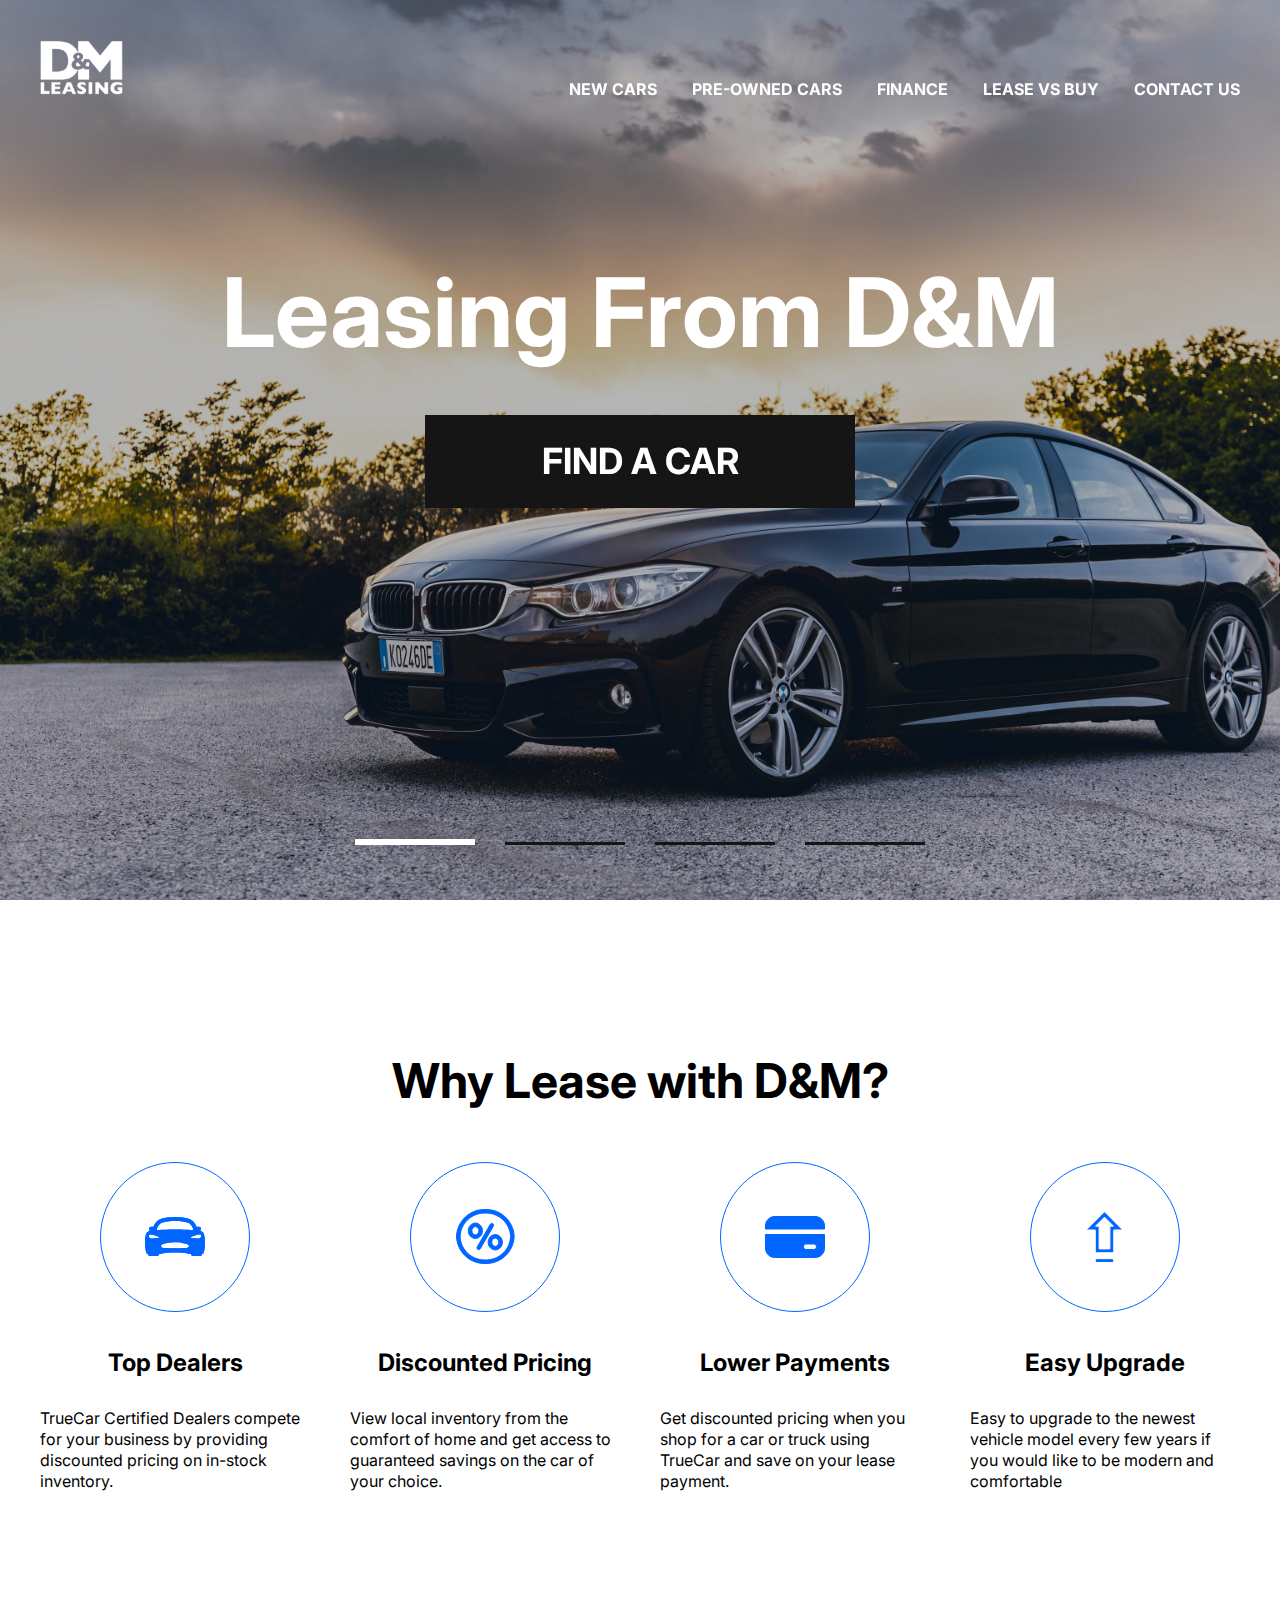
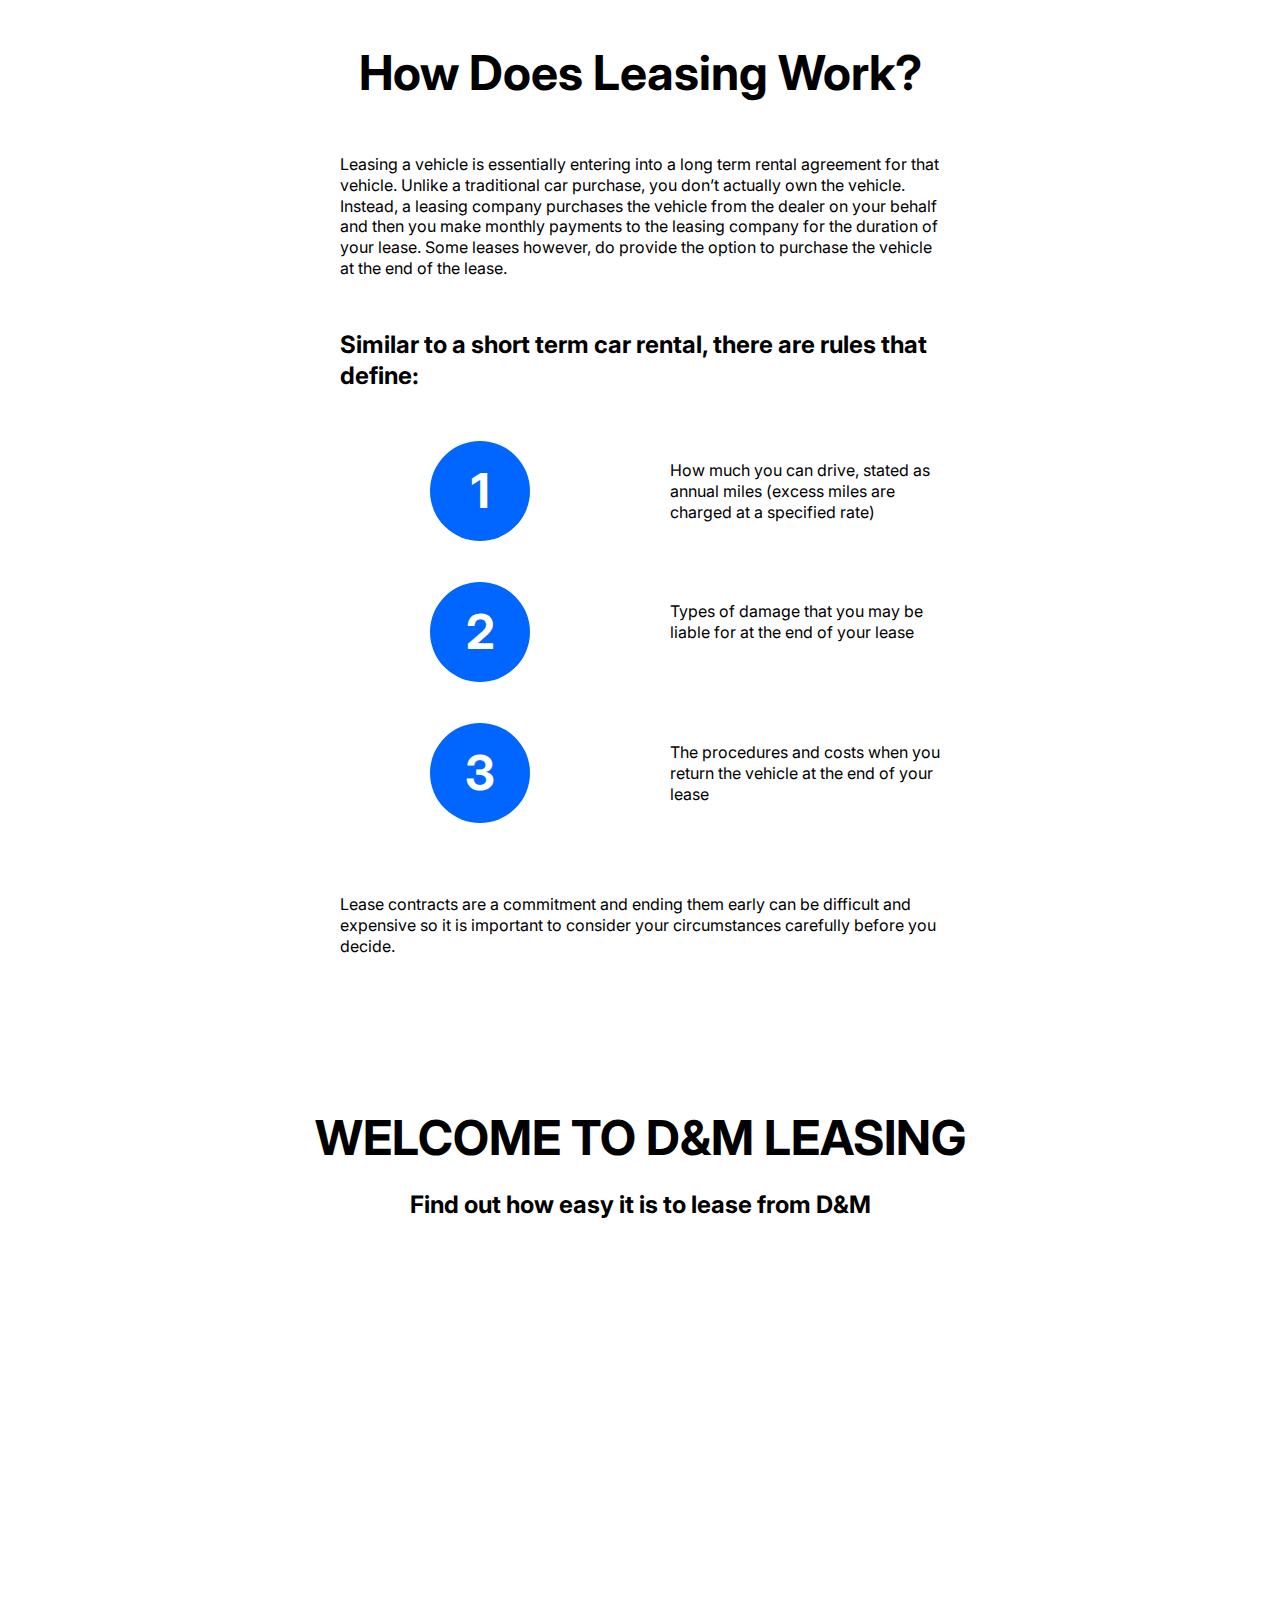
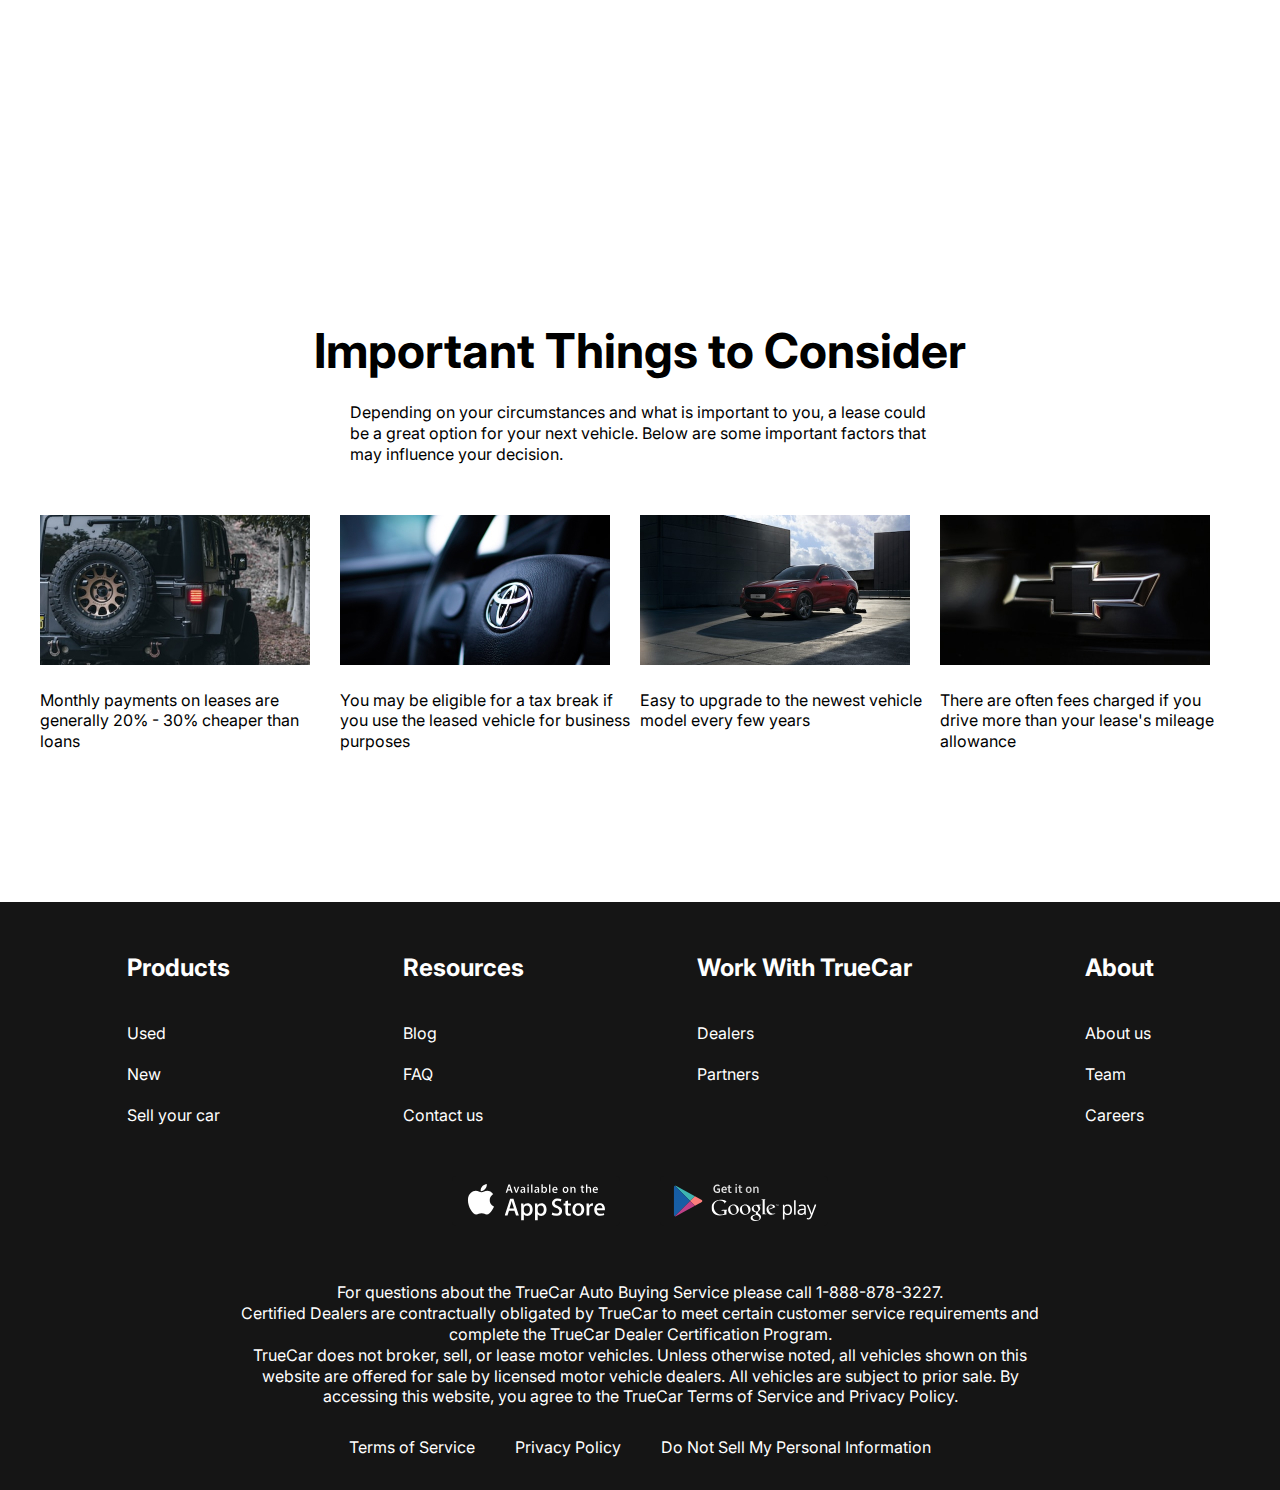
<file: index.html>
<!DOCTYPE html>
<html lang="en">

<head>
    <meta charset="UTF-8">
    <meta http-equiv="X-UA-Compatible" content="IE=edge">
    <meta name="viewport" content="width=device-width, initial-scale=1.0">
    <title>Document</title>
    <link rel="preconnect" href="https://fonts.googleapis.com">
    <link rel="preconnect" href="https://fonts.gstatic.com" crossorigin>
    <link href="https://fonts.googleapis.com/css2?family=Inter:wght@400;700&display=swap" rel="stylesheet">
    <link rel="stylesheet" href="https://cdn.jsdelivr.net/npm/swiper@9/swiper-bundle.min.css" />
    <link rel="stylesheet" href="css/style.css">
</head>

<body>

    <div class="wrapper">
        <header class="header header-main">
            <div class="container">
                <div class="header__inner">
                    <a class="logo" href="index.html">
                        <img class="logo__img" src="images/logo.svg" alt="">
                    </a>
                    <nav class="menu">
                        <button class="menu__btn">
                            <span></span>
                            <span></span>
                            <span></span>
                        </button>
                        <ul class="menu__list">
                            <li class="menu__list-item">
                                <a class="menu__list-link" href="new-cars.html">NEW CARS</a>
                            </li>
                            <li class="menu__list-item">
                                <a class="menu__list-link" href="#">PRE-OWNED CARS</a>
                            </li>
                            <li class="menu__list-item">
                                <a class="menu__list-link" href="#">FINANCE</a>
                            </li>
                            <li class="menu__list-item">
                                <a class="menu__list-link" href="#">LEASE VS BUY</a>
                            </li>
                            <li class="menu__list-item">
                                <a class="menu__list-link" href="contacts.html">CONTACT US</a>
                            </li>
                        </ul>
                    </nav>
                </div>
            </div>

        </header>

        <main class="main">
            <section class="top">
                <div class="container">
                    <h1 class="title">
                        Leasing From D&M
                    </h1>
                    <a class="top__link" href="#">
                        FIND A CAR
                    </a>
                </div>
            </section>
            <div class="slider">
                <div class="swiper">
                    <div class="swiper-wrapper">
                        <div class="swiper-slide" style="background-image: url(images/slide-1.jpg);"></div>
                        <div class="swiper-slide" style="background-image: url(images/slide-2.jpg);"></div>
                        <div class="swiper-slide" style="background-image: url(images/slide-1.jpg);"></div>
                        <div class="swiper-slide" style="background-image: url(images/slide-2.jpg);"></div>
                    </div>
                    <div class="swiper-pagination"></div>
                </div>
            </div>
            <section class="why-lease">
                <div class="container">
                    <h2 class="section-title">
                        Why Lease with D&M?
                    </h2>
                    <ul class="why-lease__list">
                        <li class="why-lease__item">
                            <img class="why-lease__item-img" src="images/why-lease-1.svg" alt="">
                            <h3 class="why-lease__item-title">
                                Top Dealers
                            </h3>
                            <p class="why-lease__item-text">
                                TrueCar Certified Dealers compete for your business by providing discounted pricing on
                                in-stock inventory.
                            </p>
                        </li>
                        <li class="why-lease__item">
                            <img class="why-lease__item-img" src="images/why-lease-2.svg" alt="">
                            <h3 class="why-lease__item-title">
                                Discounted Pricing
                            </h3>
                            <p class="why-lease__item-text">
                                View local inventory from the comfort of home and get access to guaranteed savings on
                                the car of your choice.
                            </p>
                        </li>
                        <li class="why-lease__item">
                            <img class="why-lease__item-img" src="images/why-lease-3.svg" alt="">
                            <h3 class="why-lease__item-title">
                                Lower Payments
                            </h3>
                            <p class="why-lease__item-text">
                                Get discounted pricing when you shop for a car or truck using TrueCar and save on your
                                lease payment.
                            </p>
                        </li>
                        <li class="why-lease__item">
                            <img class="why-lease__item-img" src="images/why-lease-4.svg" alt="">
                            <h3 class="why-lease__item-title">
                                Easy Upgrade
                            </h3>
                            <p class="why-lease__item-text">
                                Easy to upgrade to the newest vehicle model every few years if you would like to be
                                modern and comfortable
                            </p>
                        </li>
                    </ul>
                </div>
            </section>
            <section class="how-does">
                <div class="container">
                    <div class="how-does__inner">
                        <h2 class="section-title">
                            How Does Leasing Work?
                        </h2>
                        <p class="how-does__text">
                            Leasing a vehicle is essentially entering into a long term rental agreement for that vehicle. Unlike a traditional car purchase, you don’t actually own the vehicle. Instead, a leasing company purchases the vehicle from the dealer on your behalf and then you make monthly payments to the leasing company for the duration of your lease. Some leases however, do provide the option to purchase the vehicle at the end of the lease.
                        </p>
                        <h4 class="how__does-title">
                            Similar to a short term car rental, there are rules that define:
                        </h4>
                        <ol class="how-does-list">
                            <li class="how__does-item">
                                How much you can drive, stated as annual miles (excess miles are charged at a specified rate)
                            </li>
                            <li class="how__does-item">
                                Types of damage that you may be liable for at the end of your lease
                            </li>
                            <li class="how__does-item">
                                The procedures and costs when you return the vehicle at the end of your lease
                            </li>
                        </ol>
                        <p class="how-does__text">
                            Lease contracts are a commitment and ending them early can be difficult and expensive so it is important to consider your circumstances carefully before you decide. 
                        </p>
                    </div>
                </div>
            </section>
            <section class="video">
                <div class="container">
                    <h2 class="section-title video__titel">
                        WELCOME TO D&M LEASING
                    </h2>
                    <p class="video__text">
                        Find out how easy it is to lease from D&M
                    </p>
                    <iframe class="video__content" width="1000" height="500" src="https://www.youtube.com/embed/3GaDpNljrg8?controls=0" title="YouTube video player" frameborder="0" allow="accelerometer; autoplay; clipboard-write; encrypted-media; gyroscope; picture-in-picture; web-share" allowfullscreen></iframe>
                </div>
            </section>
            <section class="important">
                <div class="container">
                    <h2 class="section-title important__title">
                        Important Things to Consider
                    </h2>
                    <p class="important__text">
                        Depending on your circumstances and what is important to you, a lease could be a great option for your next vehicle. Below are some important factors that may influence your decision.
                    </p>
                    <ul class="important__list">
                        <li class="important__item">
                            <img class="important__item-img" src="images/imp-1.jpg" alt="">
                            <p class="important__item-text">
                                Monthly payments on leases are generally 20% - 30% cheaper than loans
                            </p>
                        </li>
                        <li class="important__item">
                            <img class="important__item-img" src="images/imp-2.jpg" alt="">
                            <p class="important__item-text">
                                You may be eligible for a tax break if you use the leased vehicle for business purposes
                            </p>
                        </li>
                        <li class="important__item">
                            <img class="important__item-img" src="images/imp-3.jpg" alt="">
                            <p class="important__item-text">
                                Easy to upgrade to the newest vehicle model every few years
                            </p>
                        </li>
                        <li class="important__item">
                            <img class="important__item-img" src="images/imp-4.jpg" alt="">
                            <p class="important__item-text">
                                There are often fees charged if you drive more than your lease's mileage allowance
                            </p>
                        </li>
                    </ul>
                </div>
            </section>
        </main>

        <footer class="footer">
            <div class="container">
                <nav class="footer__menu">
                    <ul class="footer__menu-list">
                        <li class="footer__menu-item">
                            <p class="footer__menu-title">Products</p>
                        </li>
                        <li class="footer__menu-item">
                            <a class="footer__menu-link" href="#">Used</a>
                        </li>
                        <li class="footer__menu-item">
                            <a class="footer__menu-link" href="#">New</a>
                        </li>
                        <li class="footer__menu-item">
                            <a class="footer__menu-link" href="#">Sell your car</a>
                        </li>
                    </ul>
                    <ul class="footer__menu-list">
                        <li class="footer__menu-item">
                            <p class="footer__menu-title">Resources</p>
                        </li>
                        <li class="footer__menu-item">
                            <a class="footer__menu-link" href="#">Blog</a>
                        </li>
                        <li class="footer__menu-item">
                            <a class="footer__menu-link" href="#">FAQ</a>
                        </li>
                        <li class="footer__menu-item">
                            <a class="footer__menu-link" href="#">Contact us</a>
                        </li>
                    </ul>
                    <ul class="footer__menu-list">
                        <li class="footer__menu-item">
                            <p class="footer__menu-title">Work With TrueCar</p>
                        </li>
                        <li class="footer__menu-item">
                            <a class="footer__menu-link" href="#">Dealers</a>
                        </li>
                        <li class="footer__menu-item">
                            <a class="footer__menu-link" href="#">Partners</a>
                        </li>
                    </ul>
                    <ul class="footer__menu-list">
                        <li class="footer__menu-item">
                            <p class="footer__menu-title">About</p>
                        </li>
                        <li class="footer__menu-item">
                            <a class="footer__menu-link" href="#">About us</a>
                        </li>
                        <li class="footer__menu-item">
                            <a class="footer__menu-link" href="#">Team</a>
                        </li>
                        <li class="footer__menu-item">
                            <a class="footer__menu-link" href="#">Careers</a>
                        </li>
                    </ul>
                </nav>
                <ul class="app">
                    <li class="app__item">
                        <a class="app__item-link" href="#">
                            <img class="app__item-mmg" src="images/appstore.svg" alt="">
                        </a>
                    </li>
                    <li class="app__item">
                        <a class="app__item-link" href="#">
                            <img class="app__item-mmg" src="images/googleplay.svg" alt="">
                        </a>
                    </li>
                </ul>
                <div class="footer__copy">
                    <p class="footer__copy-text">
                        For questions about the TrueCar Auto Buying Service please call 1-888-878-3227.
                    </p>
                    <p class="footer__copy-text">
                        Certified Dealers are contractually obligated by TrueCar to meet certain customer service
                        requirements and complete the TrueCar Dealer Certification Program.
                    </p>
                    <p class="footer__copy-text">
                        TrueCar does not broker, sell, or lease motor vehicles. Unless otherwise noted, all vehicles
                        shown on this website are offered for sale by licensed motor vehicle dealers. All vehicles are
                        subject to prior sale. By accessing this website, you agree to the TrueCar Terms of Service and
                        Privacy Policy.
                    </p>
                </div>
                <nav class="copy__nav">
                    <ul class="copy__nav-list">
                        <li class="copy__nav-item">
                            <a class="copy__nav-link" href="#">Terms of Service</a>
                        </li>
                        <li class="copy__nav-item">
                            <a class="copy__nav-link" href="#">Privacy Policy</a>
                        </li>
                        <li class="copy__nav-item">
                            <a class="copy__nav-link" href="#">Do Not Sell My Personal Information</a>
                        </li>
                    </ul>
                </nav>
            </div>
        </footer>
    </div>

    <script src="https://cdn.jsdelivr.net/npm/swiper@9/swiper-bundle.min.js"></script>
    <script src="js/main.js"></script>

</body>

</html>
</file>
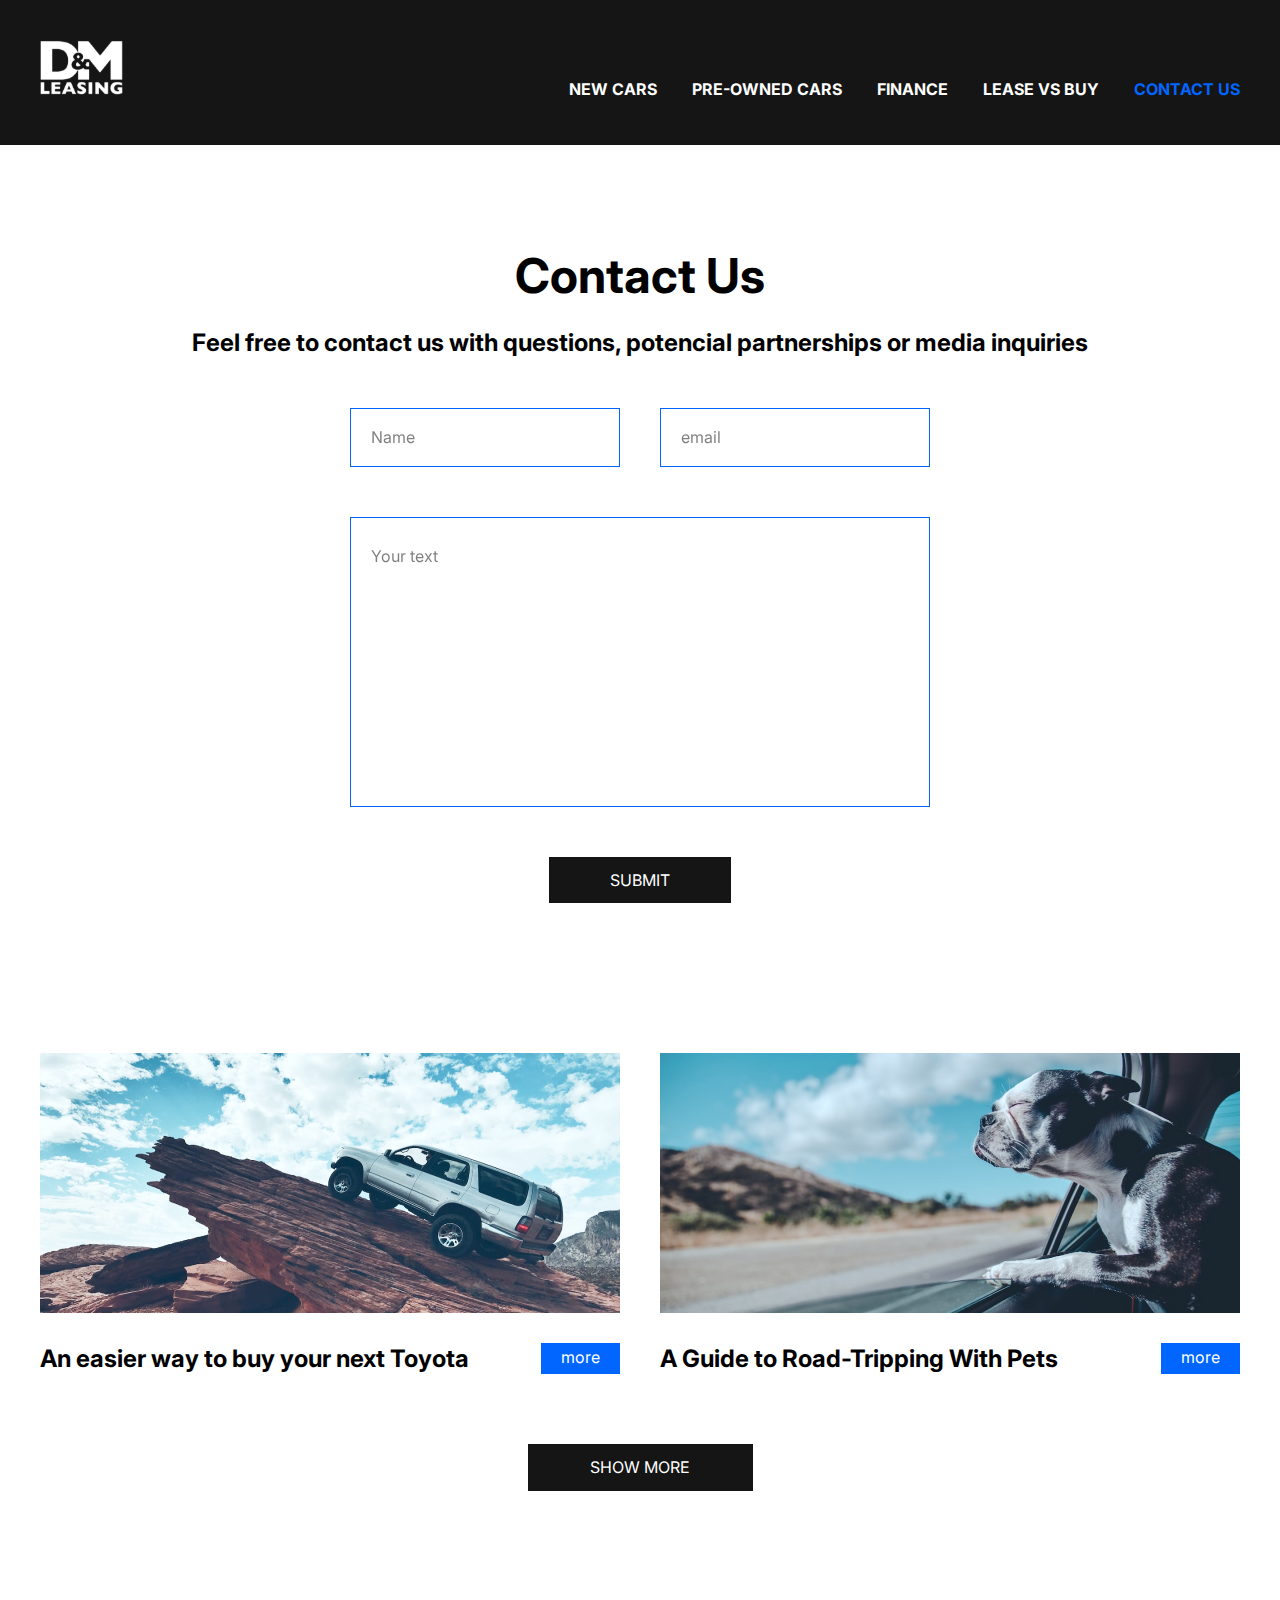
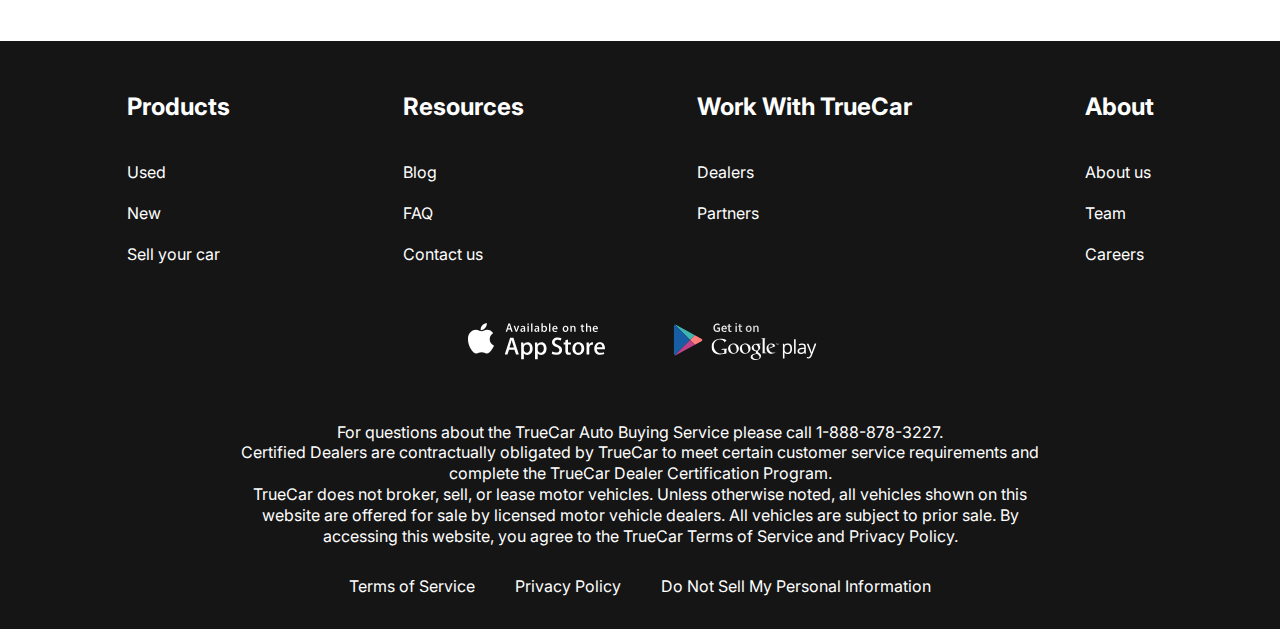
<file: contacts.html>
<!DOCTYPE html>
<html lang="en">
<head>
    <meta charset="UTF-8">
    <meta http-equiv="X-UA-Compatible" content="IE=edge">
    <meta name="viewport" content="width=device-width, initial-scale=1.0">
    <title>Document</title>
    <link rel="preconnect" href="https://fonts.googleapis.com">
    <link rel="preconnect" href="https://fonts.gstatic.com" crossorigin>
    <link href="https://fonts.googleapis.com/css2?family=Inter:wght@400;700&display=swap" rel="stylesheet">
    <link rel="stylesheet" href="css/style.css">
</head>
<body>
    
    <div class="wrapper">
        <header class="header">
            <div class="container">
                <div class="header__inner">
                    <a class="logo" href="index.html">
                        <img class="logo__img" src="images/logo.svg" alt="">
                    </a>
                    <nav class="menu">
                        <button class="menu__btn">
                            <span></span>
                            <span></span>
                            <span></span>
                        </button>
                        <ul class="menu__list">
                            <li class="menu__list-item">
                                <a class="menu__list-link" href="new-cars.html">NEW CARS</a>
                            </li>
                            <li class="menu__list-item">
                                <a class="menu__list-link" href="#">PRE-OWNED CARS</a>
                            </li>
                            <li class="menu__list-item">
                                <a class="menu__list-link" href="#">FINANCE</a>
                            </li>
                            <li class="menu__list-item">
                                <a class="menu__list-link" href="#">LEASE VS BUY</a>
                            </li>
                            <li class="menu__list-item">
                                <a class="menu__list-link menu__list-link--active" href="contacts.html">CONTACT US</a>
                            </li>
                        </ul>
                    </nav>
                </div>
            </div>

        </header>

        <main class="main">
            <section class="contacts">
                <div class="container">
                    <h2 class="section-title contacts__title">Contact Us</h2>
                    <p class="contacts__text">
                        Feel free to contact us with questions, potencial partnerships or media inquiries
                    </p>
                    <form class="form" action="#">
                        <input class="form__imput" type="text"placeholder="Name">
                        <input class="form__imput" type="email"placeholder="email">
                        <textarea class="form__textarea" placeholder="Your text"></textarea>
                        <button class="form__btn" type="sabmit">SUBMIT</button>
                    </form>
                </div>
            </section>
            <section class="blog">
                <div class="container">
                    <div class="blog__items">
                        <div class="blog__item">
                            <img class="blog__item-img" src="images/blog-1.jpg" alt="">
                            <h4 class="blog__item-title">An easier way to buy your next Toyota</h4>
                            <a class="blog__item-link" href="#">more</a>
                        </div>
                        <div class="blog__item">
                            <img class="blog__item-img" src="images/blog-2.jpg" alt="">
                            <h4 class="blog__item-title">A Guide to Road-Tripping With Pets</h4>
                            <a class="blog__item-link" href="#">more</a>
                        </div>
                    </div>
                    <a class="showmore-link" href="#">SHOW MORE</a>
                </div>
            </section>
        </main>

        <footer class="footer">
            <div class="container">
                <nav class="footer__menu">
                    <ul class="footer__menu-list">
                        <li class="footer__menu-item">
                            <p class="footer__menu-title">Products</p>
                        </li>
                        <li class="footer__menu-item">
                            <a class="footer__menu-link" href="#">Used</a>
                        </li>
                        <li class="footer__menu-item">
                            <a class="footer__menu-link" href="#">New</a>
                        </li>
                        <li class="footer__menu-item">
                            <a class="footer__menu-link" href="#">Sell your car</a>
                        </li>
                    </ul>
                    <ul class="footer__menu-list">
                        <li class="footer__menu-item">
                            <p class="footer__menu-title">Resources</p>
                        </li>
                        <li class="footer__menu-item">
                            <a class="footer__menu-link" href="#">Blog</a>
                        </li>
                        <li class="footer__menu-item">
                            <a class="footer__menu-link" href="#">FAQ</a>
                        </li>
                        <li class="footer__menu-item">
                            <a class="footer__menu-link" href="#">Contact us</a>
                        </li>
                    </ul>
                    <ul class="footer__menu-list">
                        <li class="footer__menu-item">
                            <p class="footer__menu-title">Work With TrueCar</p>
                        </li>
                        <li class="footer__menu-item">
                            <a class="footer__menu-link" href="#">Dealers</a>
                        </li>
                        <li class="footer__menu-item">
                            <a class="footer__menu-link" href="#">Partners</a>
                        </li>
                    </ul>
                    <ul class="footer__menu-list">
                        <li class="footer__menu-item">
                            <p class="footer__menu-title">About</p>
                        </li>
                        <li class="footer__menu-item">
                            <a class="footer__menu-link" href="#">About us</a>
                        </li>
                        <li class="footer__menu-item">
                            <a class="footer__menu-link" href="#">Team</a>
                        </li>
                        <li class="footer__menu-item">
                            <a class="footer__menu-link" href="#">Careers</a>
                        </li>
                    </ul>
                </nav>
                <ul class="app">
                    <li class="app__item">
                        <a class="app__item-link" href="#">
                            <img class="app__item-mmg" src="images/appstore.svg" alt="">
                        </a>
                    </li>
                    <li class="app__item">
                        <a class="app__item-link" href="#">
                            <img class="app__item-mmg" src="images/googleplay.svg" alt="">
                        </a>
                    </li>
                </ul>
                <div class="footer__copy">
                    <p class="footer__copy-text">
                        For questions about the TrueCar Auto Buying Service please call 1-888-878-3227.
                    </p>
                    <p class="footer__copy-text">
                        Certified Dealers are contractually obligated by TrueCar to meet certain customer service requirements and complete the TrueCar Dealer Certification Program.
                    </p>
                    <p class="footer__copy-text">
                        TrueCar does not broker, sell, or lease motor vehicles. Unless otherwise noted, all vehicles shown on this website are offered for sale by licensed motor vehicle dealers. All vehicles are subject to prior sale. By accessing this website, you agree to the TrueCar Terms of Service and Privacy Policy.
                    </p>
                </div>
                <nav class="copy__nav">
                    <ul class="copy__nav-list">
                        <li class="copy__nav-item">
                            <a class="copy__nav-link" href="#">Terms of Service</a>
                        </li>
                        <li class="copy__nav-item">
                            <a class="copy__nav-link" href="#">Privacy Policy</a>
                        </li>
                        <li class="copy__nav-item">
                            <a class="copy__nav-link" href="#">Do Not Sell My Personal Information</a>
                        </li>
                    </ul>
                </nav>
            </div>
        </footer>
    </div>

    <script src="js/main.js"></script>
    
</body>
</html>
</file>
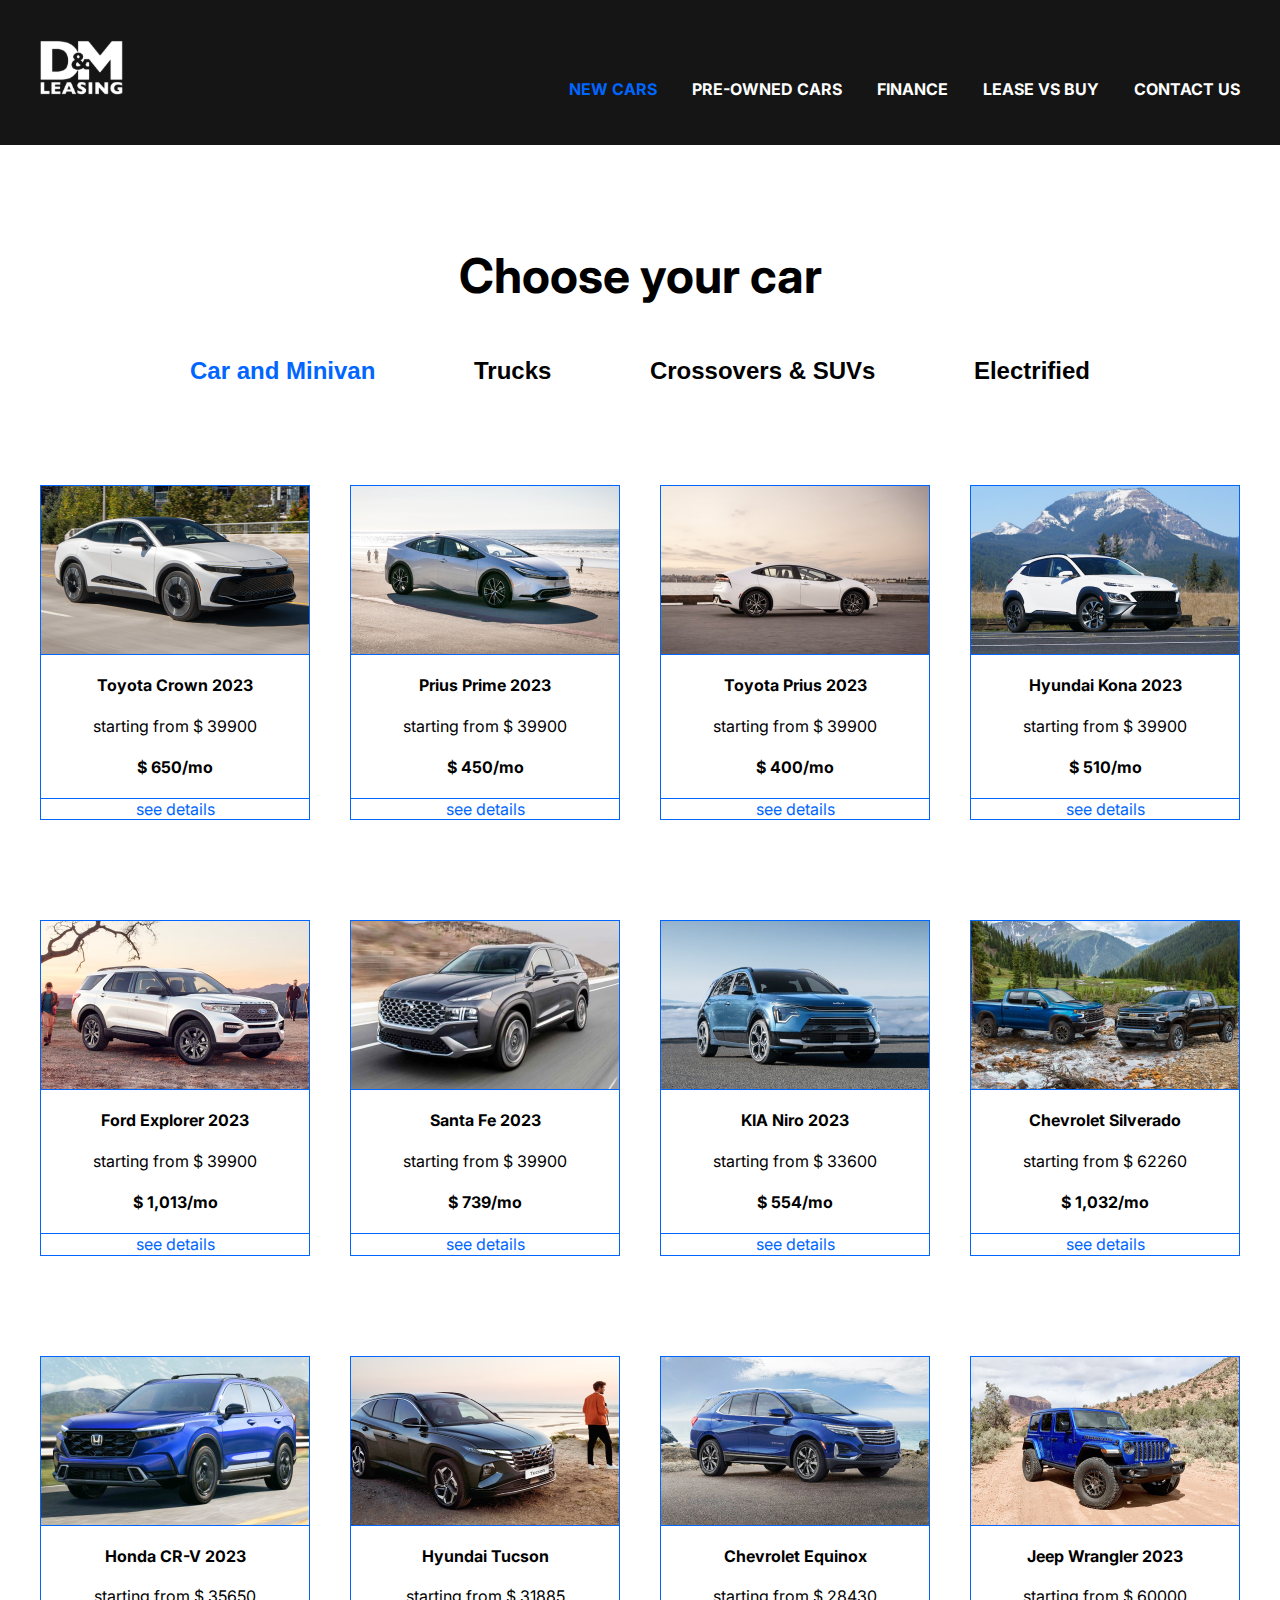
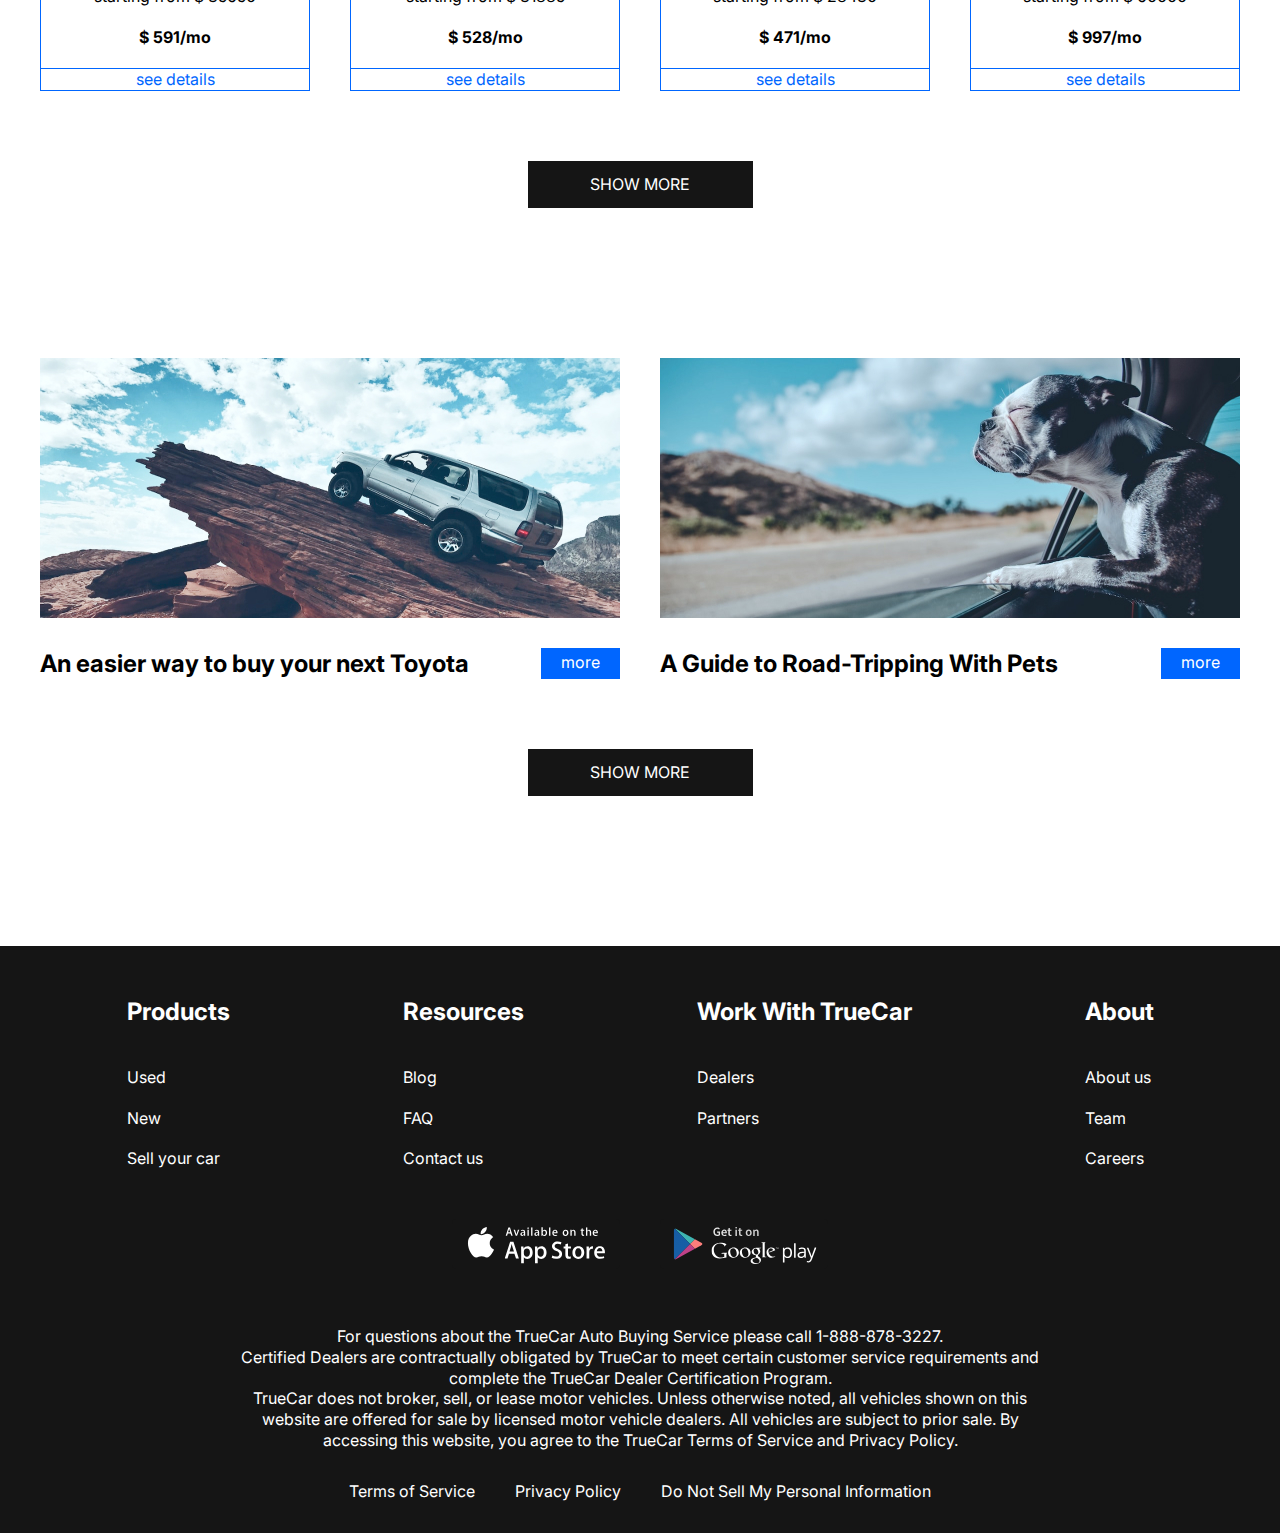
<file: new-cars.html>
<!DOCTYPE html>
<html lang="en">

<head>
    <meta charset="UTF-8">
    <meta http-equiv="X-UA-Compatible" content="IE=edge">
    <meta name="viewport" content="width=device-width, initial-scale=1.0">
    <title>Document</title>
    <link rel="preconnect" href="https://fonts.googleapis.com">
    <link rel="preconnect" href="https://fonts.gstatic.com" crossorigin>
    <link href="https://fonts.googleapis.com/css2?family=Inter:wght@400;700&display=swap" rel="stylesheet">
    <link rel="stylesheet" href="css/style.css">
</head>

<body>

    <div class="wrapper">
        <header class="header">
            <div class="container">
                <div class="header__inner">
                    <a class="logo" href="index.html">
                        <img class="logo__img" src="images/logo.svg" alt="">
                    </a>
                    <nav class="menu">
                        <button class="menu__btn">
                            <span></span>
                            <span></span>
                            <span></span>
                        </button>
                        <ul class="menu__list">
                            <li class="menu__list-item">
                                <a class="menu__list-link menu__list-link--active" href="new-cars.html">NEW CARS</a>
                            </li>
                            <li class="menu__list-item">
                                <a class="menu__list-link" href="#">PRE-OWNED CARS</a>
                            </li>
                            <li class="menu__list-item">
                                <a class="menu__list-link" href="#">FINANCE</a>
                            </li>
                            <li class="menu__list-item">
                                <a class="menu__list-link" href="#">LEASE VS BUY</a>
                            </li>
                            <li class="menu__list-item">
                                <a class="menu__list-link" href="contacts.html">CONTACT US</a>
                            </li>
                        </ul>
                    </nav>
                </div>
            </div>

        </header>

        <main class="main">

            <section class="choose">
                <div class="container">
                    <h2 class="section-title">
                        Choose your car
                    </h2>
                    <div class="tabs">
                        <div class="tabs__btn">
                            <button class="tabs__btn-item tabs__btn-item--active" data-button="content-1">Car and
                                Minivan</button>
                            <button class="tabs__btn-item" data-button="content-2">Trucks</button>
                            <button class="tabs__btn-item" data-button="content-3">Crossovers & SUVs</button>
                            <button class="tabs__btn-item" data-button="content-4">Electrified</button>
                        </div>
                        <div class="tabs__content">
                            <div class="tabs__content-item tabs__content-item--active" id="content-1">
                                <div class="card">
                                    <img class="card__img" src="images/card-1.jpg" alt="">
                                    <div class="card__content">
                                        <h4 class="card__title">Toyota Crown 2023</h4>
                                        <p class="card__text">starting from $ 39900</p>
                                        <p class="card__price">$ 650/mo</p>
                                    </div>
                                    <a class="card__link" href="#">see details</a>
                                </div>
                                <div class="card">
                                    <img class="card__img" src="images/card-2.jpg" alt="">
                                    <div class="card__content">
                                        <h4 class="card__title">Prius Prime 2023</h4>
                                        <p class="card__text">starting from $ 39900</p>
                                        <p class="card__price"> $ 450/mo</p>
                                    </div>
                                    <a class="card__link" href="#">see details</a>
                                </div>
                                <div class="card">
                                    <img class="card__img" src="images/card-3.jpg" alt="">
                                    <div class="card__content">
                                        <h4 class="card__title">Toyota Prius 2023</h4>
                                        <p class="card__text">starting from $ 39900</p>
                                        <p class="card__price">$ 400/mo</p>
                                    </div>
                                    <a class="card__link" href="#">see details</a>
                                </div>
                                <div class="card">
                                    <img class="card__img" src="images/card-4.jpg" alt="">
                                    <div class="card__content">
                                        <h4 class="card__title">Hyundai Kona 2023</h4>
                                        <p class="card__text">starting from $ 39900</p>
                                        <p class="card__price">$ 510/mo</p>
                                    </div>
                                    <a class="card__link" href="#">see details</a>
                                </div>
                                <div class="card">
                                    <img class="card__img" src="images/card-5.jpg" alt="">
                                    <div class="card__content">
                                        <h4 class="card__title">Ford Explorer 2023</h4>
                                        <p class="card__text">starting from $ 39900</p>
                                        <p class="card__price">$ 1,013/mo</p>
                                    </div>
                                    <a class="card__link" href="#">see details</a>
                                </div>
                                <div class="card">
                                    <img class="card__img" src="images/card-6.jpg" alt="">
                                    <div class="card__content">
                                        <h4 class="card__title">Santa Fe 2023</h4>
                                        <p class="card__text">starting from $ 39900</p>
                                        <p class="card__price"> $ 739/mo</p>
                                    </div>
                                    <a class="card__link" href="#">see details</a>
                                </div>
                                <div class="card">
                                    <img class="card__img" src="images/card-7.jpg" alt="">
                                    <div class="card__content">
                                        <h4 class="card__title">KIA Niro 2023</h4>
                                        <p class="card__text">starting from $ 33600</p>
                                        <p class="card__price">$ 554/mo</p>
                                    </div>
                                    <a class="card__link" href="#">see details</a>
                                </div>
                                <div class="card">
                                    <img class="card__img" src="images/card-8.jpg" alt="">
                                    <div class="card__content">
                                        <h4 class="card__title">Chevrolet Silverado</h4>
                                        <p class="card__text">starting from $ 62260</p>
                                        <p class="card__price">$ 1,032/mo</p>
                                    </div>
                                    <a class="card__link" href="#">see details</a>
                                </div>
                                <div class="card">
                                    <img class="card__img" src="images/card-9.jpg" alt="">
                                    <div class="card__content">
                                        <h4 class="card__title">Honda CR-V 2023</h4>
                                        <p class="card__text">starting from $ 35650</p>
                                        <p class="card__price">$ 591/mo</p>
                                    </div>
                                    <a class="card__link" href="#">see details</a>
                                </div>
                                <div class="card">
                                    <img class="card__img" src="images/card-10.jpg" alt="">
                                    <div class="card__content">
                                        <h4 class="card__title">Hyundai Tucson</h4>
                                        <p class="card__text">starting from $ 31885</p>
                                        <p class="card__price"> $ 528/mo</p>
                                    </div>
                                    <a class="card__link" href="#">see details</a>
                                </div>
                                <div class="card">
                                    <img class="card__img" src="images/card-11.jpg" alt="">
                                    <div class="card__content">
                                        <h4 class="card__title">Chevrolet Equinox </h4>
                                        <p class="card__text">starting from $ 28430</p>
                                        <p class="card__price">$ 471/mo</p>
                                    </div>
                                    <a class="card__link" href="#">see details</a>
                                </div>
                                <div class="card">
                                    <img class="card__img" src="images/card-12.jpg" alt="">
                                    <div class="card__content">
                                        <h4 class="card__title">Jeep Wrangler 2023</h4>
                                        <p class="card__text">starting from $ 60000</p>
                                        <p class="card__price">$ 997/mo</p>
                                    </div>
                                    <a class="card__link" href="#">see details</a>
                                </div>
                            </div>
                            <div class="tabs__content-item" id="content-2">
                                <div class="card">
                                    <img class="card__img" src="images/card-8.jpg" alt="">
                                    <div class="card__content">
                                        <h4 class="card__title">Chevrolet Silverado</h4>
                                        <p class="card__text">starting from $ 62260</p>
                                        <p class="card__price">$ 1,032/mo</p>
                                    </div>
                                    <a class="card__link" href="#">see details</a>
                                </div>
                                <div class="card">
                                    <img class="card__img" src="images/card-12.jpg" alt="">
                                    <div class="card__content">
                                        <h4 class="card__title">Jeep Wrangler 2023</h4>
                                        <p class="card__text">starting from $ 60000</p>
                                        <p class="card__price">$ 997/mo</p>
                                    </div>
                                    <a class="card__link" href="#">see details</a>
                                </div>
                            </div>
                            <div class="tabs__content-item" id="content-3">
                                <div class="card">
                                    <img class="card__img" src="images/card-4.jpg" alt="">
                                    <div class="card__content">
                                        <h4 class="card__title">Hyundai Kona 2023</h4>
                                        <p class="card__text">starting from $ 39900</p>
                                        <p class="card__price">$ 510/mo</p>
                                    </div>
                                    <a class="card__link" href="#">see details</a>
                                </div>
                                <div class="card">
                                    <img class="card__img" src="images/card-5.jpg" alt="">
                                    <div class="card__content">
                                        <h4 class="card__title">Ford Explorer 2023</h4>
                                        <p class="card__text">starting from $ 39900</p>
                                        <p class="card__price">$ 1,013/mo</p>
                                    </div>
                                    <a class="card__link" href="#">see details</a>
                                </div>
                                <div class="card">
                                    <img class="card__img" src="images/card-6.jpg" alt="">
                                    <div class="card__content">
                                        <h4 class="card__title">Santa Fe 2023</h4>
                                        <p class="card__text">starting from $ 39900</p>
                                        <p class="card__price"> $ 739/mo</p>
                                    </div>
                                    <a class="card__link" href="#">see details</a>
                                </div>
                                <div class="card">
                                    <img class="card__img" src="images/card-7.jpg" alt="">
                                    <div class="card__content">
                                        <h4 class="card__title">KIA Niro 2023</h4>
                                        <p class="card__text">starting from $ 33600</p>
                                        <p class="card__price">$ 554/mo</p>
                                    </div>
                                    <a class="card__link" href="#">see details</a>
                                </div>
                                <div class="card">
                                    <img class="card__img" src="images/card-9.jpg" alt="">
                                    <div class="card__content">
                                        <h4 class="card__title">Honda CR-V 2023</h4>
                                        <p class="card__text">starting from $ 35650</p>
                                        <p class="card__price">$ 591/mo</p>
                                    </div>
                                    <a class="card__link" href="#">see details</a>
                                </div>
                                <div class="card">
                                    <img class="card__img" src="images/card-10.jpg" alt="">
                                    <div class="card__content">
                                        <h4 class="card__title">Hyundai Tucson</h4>
                                        <p class="card__text">starting from $ 31885</p>
                                        <p class="card__price"> $ 528/mo</p>
                                    </div>
                                    <a class="card__link" href="#">see details</a>
                                </div>
                                <div class="card">
                                    <img class="card__img" src="images/card-11.jpg" alt="">
                                    <div class="card__content">
                                        <h4 class="card__title">Chevrolet Equinox </h4>
                                        <p class="card__text">starting from $ 28430</p>
                                        <p class="card__price">$ 471/mo</p>
                                    </div>
                                    <a class="card__link" href="#">see details</a>
                                </div>
                            </div>
                            <div class="tabs__content-item" id="content-4">
                                <div class="card">
                                    <img class="card__img" src="images/card-2.jpg" alt="">
                                    <div class="card__content">
                                        <h4 class="card__title">Prius Prime 2023</h4>
                                        <p class="card__text">starting from $ 39900</p>
                                        <p class="card__price"> $ 450/mo</p>
                                    </div>
                                    <a class="card__link" href="#">see details</a>
                                </div>
                                <div class="card">
                                    <img class="card__img" src="images/card-3.jpg" alt="">
                                    <div class="card__content">
                                        <h4 class="card__title">Toyota Prius 2023</h4>
                                        <p class="card__text">starting from $ 39900</p>
                                        <p class="card__price">$ 400/mo</p>
                                    </div>
                                    <a class="card__link" href="#">see details</a>
                                </div>
                            </div>
                        </div>
                    </div>
                    <a class="showmore-link" href="#">SHOW MORE</a>
                </div>

            </section>


            <section class="blog">
                <div class="container">
                    <div class="blog__items">
                        <div class="blog__item">
                            <img class="blog__item-img" src="images/blog-1.jpg" alt="">
                            <h4 class="blog__item-title">An easier way to buy your next Toyota</h4>
                            <a class="blog__item-link" href="#">more</a>
                        </div>
                        <div class="blog__item">
                            <img class="blog__item-img" src="images/blog-2.jpg" alt="">
                            <h4 class="blog__item-title">A Guide to Road-Tripping With Pets</h4>
                            <a class="blog__item-link" href="#">more</a>
                        </div>
                    </div>
                    <a class="showmore-link" href="#">SHOW MORE</a>
                </div>
            </section>
        </main>

        <footer class="footer">
            <div class="container">
                <nav class="footer__menu">
                    <ul class="footer__menu-list">
                        <li class="footer__menu-item">
                            <p class="footer__menu-title">Products</p>
                        </li>
                        <li class="footer__menu-item">
                            <a class="footer__menu-link" href="#">Used</a>
                        </li>
                        <li class="footer__menu-item">
                            <a class="footer__menu-link" href="#">New</a>
                        </li>
                        <li class="footer__menu-item">
                            <a class="footer__menu-link" href="#">Sell your car</a>
                        </li>
                    </ul>
                    <ul class="footer__menu-list">
                        <li class="footer__menu-item">
                            <p class="footer__menu-title">Resources</p>
                        </li>
                        <li class="footer__menu-item">
                            <a class="footer__menu-link" href="#">Blog</a>
                        </li>
                        <li class="footer__menu-item">
                            <a class="footer__menu-link" href="#">FAQ</a>
                        </li>
                        <li class="footer__menu-item">
                            <a class="footer__menu-link" href="#">Contact us</a>
                        </li>
                    </ul>
                    <ul class="footer__menu-list">
                        <li class="footer__menu-item">
                            <p class="footer__menu-title">Work With TrueCar</p>
                        </li>
                        <li class="footer__menu-item">
                            <a class="footer__menu-link" href="#">Dealers</a>
                        </li>
                        <li class="footer__menu-item">
                            <a class="footer__menu-link" href="#">Partners</a>
                        </li>
                    </ul>
                    <ul class="footer__menu-list">
                        <li class="footer__menu-item">
                            <p class="footer__menu-title">About</p>
                        </li>
                        <li class="footer__menu-item">
                            <a class="footer__menu-link" href="#">About us</a>
                        </li>
                        <li class="footer__menu-item">
                            <a class="footer__menu-link" href="#">Team</a>
                        </li>
                        <li class="footer__menu-item">
                            <a class="footer__menu-link" href="#">Careers</a>
                        </li>
                    </ul>
                </nav>
                <ul class="app">
                    <li class="app__item">
                        <a class="app__item-link" href="#">
                            <img class="app__item-mmg" src="images/appstore.svg" alt="">
                        </a>
                    </li>
                    <li class="app__item">
                        <a class="app__item-link" href="#">
                            <img class="app__item-mmg" src="images/googleplay.svg" alt="">
                        </a>
                    </li>
                </ul>
                <div class="footer__copy">
                    <p class="footer__copy-text">
                        For questions about the TrueCar Auto Buying Service please call 1-888-878-3227.
                    </p>
                    <p class="footer__copy-text">
                        Certified Dealers are contractually obligated by TrueCar to meet certain customer service
                        requirements and complete the TrueCar Dealer Certification Program.
                    </p>
                    <p class="footer__copy-text">
                        TrueCar does not broker, sell, or lease motor vehicles. Unless otherwise noted, all vehicles
                        shown on this website are offered for sale by licensed motor vehicle dealers. All vehicles are
                        subject to prior sale. By accessing this website, you agree to the TrueCar Terms of Service and
                        Privacy Policy.
                    </p>
                </div>
                <nav class="copy__nav">
                    <ul class="copy__nav-list">
                        <li class="copy__nav-item">
                            <a class="copy__nav-link" href="#">Terms of Service</a>
                        </li>
                        <li class="copy__nav-item">
                            <a class="copy__nav-link" href="#">Privacy Policy</a>
                        </li>
                        <li class="copy__nav-item">
                            <a class="copy__nav-link" href="#">Do Not Sell My Personal Information</a>
                        </li>
                    </ul>
                </nav>
            </div>
        </footer>
    </div>

    <script src="js/main.js"></script>

</body>

</html>
</file>
<file: css/style.css>
html{
    box-sizing: border-box;
}

*, *::after, *::before{
    box-sizing: inherit;
    margin: 0;
    padding: 0;
}

html,
body{
    height: 100%;
}

ul{
    list-style-type: none;
}

a{
    text-decoration: none;  
    color: inherit;
}

.section-title{
    margin-bottom: 50px;
    font-size: 48px;
    font-weight: 700;
    text-align: center;
}

.wrapper{
    min-height: 100%;
    display: flex;
    flex-direction: column;
}
.container{
    max-width: 1220px;
    margin: 0 auto;
    padding: 0 10px;
}

body{
    font-family: 'Inter', sans-serif;
    font-size: 16px;
    font-weight: 400;
    line-height: 1.3;
}

.header{
    background-color: #151515;
}

.header-main{
    background-color: transparent;
    position: absolute;
    z-index: 10;
    left: 0;
    right: 0;
}
.header__inner{
    padding-top: 40px;
    padding-bottom: 45px;
    display: flex;
    justify-content: space-between;
    align-items: flex-end;
}

.menu__list{
    display: flex;
    gap: 35px;
}

.menu__list-link{
    color: #fff;
    text-transform: uppercase;
    font-weight: 700;
}

.menu__list-link--active{
    color: #0066FF;
}

.footer{
    background-color: #151515;
    padding: 50px 0 32px;
    color: #fff;
}

.footer__menu{
    display: flex;
    justify-content: space-around;
    margin-bottom: 50px;
}

.footer__menu-list{
    max-width: 250px;
}

.footer__menu-title{
    font-size: 24px;
    font-weight: 700;
    padding-bottom: 20px;
}

.footer__menu-item + .footer__menu-item{
    padding-top: 20px;
}

.app{
    display: flex;
    justify-content: center;
    gap: 40px;
    margin-bottom: 52px;
}

.footer__copy{
    max-width: 800px;
    margin: 0 auto 30px;
    text-align: center;
}

.copy__nav-list{
    display: flex;
    justify-content: center;
    gap: 40px;
}

.main{
    flex-grow: 1;
}

.top{
    color: #fff;
    text-align: center;
    padding-top: 250px;
    padding-bottom: 50px;
    position: absolute;
    z-index: 5;
    left: 0;
    right: 0;
}

.title{
    padding-bottom: 40px;
    font-size: 96px;
    font-weight: 700;
}

.top__link{
    background-color: #151515;
    padding: 23px;
    max-width: 430px;
    width: 100%;
    display: inline-block;
    text-transform: uppercase;
    font-size: 36px;
    font-weight: 700;
}

.swiper::after{
    content: '';
    background-color: rgba(21,21,21,.3);
    position: absolute;
    z-index: 5;
    left: 0;
    right: 0;
    bottom: 0;
    top: 0;
}
.swiper-slide{
    background-repeat: no-repeat;
    background-size: cover;
    background-position: center;
    height: 100vh;
}

.swiper-pagination-bullet {
    width: 120px;
    height: 3px;
    background-color: #151515;
    border-radius: 0;
    opacity: 1;
}

.swiper-pagination-horizontal.swiper-pagination-bullets .swiper-pagination-bullet{
    margin: 0 15px;
}

.swiper-pagination-bullets.swiper-pagination-horizontal{
    bottom: 50px;
}

.swiper-pagination-bullet-active{
    height: 6px;
    background-color: #fff;
}

.why-lease{
    padding: 150px 0;
}

.why-lease__list{
    display: grid;
    grid-template-columns: repeat(4, 1fr);
    gap: 40px;
    text-align: center;
}

.why-lease__item-img{
    margin-bottom: 30px;
}

.why-lease__item-title{
    margin-bottom: 30px;
    font-size: 24px;
    font-weight: 700;
}

.why-lease__item-text{
    text-align: left;
}

.how-does{
    padding-bottom: 150px;
}

.how-does__inner{
    max-width: 600px;
    margin: 0 auto;
}

.how__does-title{
    font-size: 24px;
    font-weight: 700;
    padding-top: 50px;
}


.how-does-list{
    padding: 50px 0 70px;
    counter-reset: myCouter;
}

.how__does-item{
    list-style-type: none;
    width: 270px;
    position: relative;
    margin-left: auto;
    box-sizing: content-box;
    padding: 19px 0 19px 240px;
    min-height: 63px;
}

.how__does-item + .how__does-item{
    margin-top: 40px;
}

.how__does-item::before{
    counter-increment: myCouter;
    content: counter(myCouter);
    display: flex;
    justify-content: center;
    align-items: center;
    font-size: 48px;
    font-weight: 700;
    background-color: #0066FF;
    width: 100px;
    height: 100px;
    border-radius: 50%;
    color: #fff;
    position: absolute;
    left: 0;
    top: 0;
}

.video{
    padding-bottom: 150px;
}

.video__titel{
    margin-bottom: 20px;
}

.video__text{
    font-size: 24px;
    font-weight: 700;
    margin-bottom: 50px;
    text-align: center;
}

.video__content{
    margin: 0 auto;
    display: block;
}

.important{
    padding-bottom: 150px;
}

.important__title{
    margin-bottom: 20px;
}

.important__text{
    max-width: 580px;
    margin: 0 auto 50px;
}

.important__list{
    display: grid;
    grid-template-columns: repeat(4, 1fr);
}

.important__item-img{
    margin-bottom: 20px;
}


.contacts{
    padding: 100px 0 150px;
}

.contacts__title{
    margin-bottom: 20px;
}

.contacts__text{
    text-align: center;
    font-weight: 700;
    font-size: 24px;
    margin-bottom: 50px;
    padding: 0 100px;
}

form{
    max-width: 580px;
    margin: 0 auto;
    display: flex;
    justify-content: space-between;
    flex-wrap: wrap;
}
.form__imput{
    width: 270px;
    padding: 18px 20px;
    display: inline-block;
    border: 1px solid #0066FF;
    margin-bottom: 50px;
    font-family: 'Inter', sans-serif;
    font-size: 16px;
    font-weight: 400;
    line-height: 1.3;
    color: #000;
}

.form__imput::placeholder,
.form__textarea::placeholder{
    font-family: 'Inter', sans-serif;
    font-size: 16px;
    font-weight: 400;
    line-height: 1.3;
    color: #000;
    opacity: 0.5;
}

.form__textarea{
    width: 100%;
    resize: none;
    padding: 28px 20px;
    height: 290px;
    border: 1px solid #0066FF;
    font-family: 'Inter', sans-serif;
    font-size: 16px;
    font-weight: 400;
    line-height: 1.3;
    color: #000;
    margin-bottom: 50px;
}

.form__btn{
    text-transform: uppercase;
    color: #fff;
    background-color: #151515;
    font-family: 'Inter', sans-serif;
    font-size: 16px;
    font-weight: 400;
    padding: 13px 61px;
    margin: 0 auto;
    border: none;
}

.blog{
    padding-bottom: 150px;
}

.blog__items{
    display: grid;
    grid-template-columns: repeat(2, 1fr);
    gap: 40px;
    margin-bottom: 70px;
}

.blog__item{
    display: flex;
    justify-content: space-between;
    flex-wrap: wrap;
}

.blog__item-img{
    margin-bottom: 30px;
    width: 100%;
}

.blog__item-title{
    flex-basis: 446px;
    font-size: 24px;
    font-weight: 700;
}

.blog__item-link{
    color: #fff;
    background-color: #0066FF;
    padding: 4px 20px;
}

.showmore-link{
    text-transform: uppercase;
    background-color: #151515;
    padding: 13px;
    color: #fff;
    width: 225px;
    margin: 0 auto;
    text-align: center;
    display: block;
}

.choose{
    padding: 100px 0 150px;
}
.tabs{
    margin-bottom: 70px;
}

.tabs__btn{
    padding: 0 150px 100px;
    display: flex;
    justify-content: space-between;
    gap: 80px;
}

.tabs__btn-item{
    font-size: 24px;
    font-weight: 700;
    cursor: pointer;
    border: none;
    background-color: transparent;
    padding: 0;
}

.tabs__btn-item--active{
    color: #0066FF;
}

.tabs__content-item{
    display: none;
    grid-template-columns: repeat(4, 1fr);
    gap: 100px 40px;
}

.tabs__content-item.tabs__content-item--active{
    display: grid;
}

.card{
    text-align: center;
}

.card__content{
    padding: 0 5px;
    border:1px solid #0066FF;
    border-top: 0;
}
.card__img{
    display: block;
}

.card__title{
    padding-top: 20px;
    font-style: 24px;
    font-weight: 700;
    margin-bottom: 20px;
}

.card__text{
    margin-bottom: 20px;
}

.card__price{
    margin-bottom: 20px;
    margin-bottom: 20px;
    font-weight: 700;
    font-style: 24px;
}

.card__link{
    display: block;
    color: #0066FF;
    border:1px solid #0066FF;
    border-top: 0;
}

.menu__btn{
    width: 30px;
    height: 20px;
    display: flex;
    flex-direction: column;
    justify-content: space-between;
    padding: 0;
    border: none;
    background-color: transparent;
    cursor: pointer;
    display: none;
}

.menu__btn span {
    height: 2px;
    background-color: #fff;
    width: 100%;
}


.card__img{
    width: 100%;
}


@media (max-width:1180px){
    .important__list{
        gap: 30px 20px;
    }

    .important__item-img{
        width: 100%;
    }
    .tabs__content-item{
        grid-template-columns: repeat(3, 1fr);
    }
}

@media (max-width:1040px){
    .video__content{
        width: 100%;
    }
    .tabs__btn{
        padding: 0 0 50px;
        gap: 20px;
    }
}

@media (max-width:860px){
    .menu__btn{
        display: flex;
    }

    .menu__btn,
    .logo{
        position: relative;
        z-index: 10;
    }
    .menu__list{
        position: absolute;
        z-index: 5;
        background-color: #151515;
        flex-direction: column;
        align-items: center;
        top: 0;
        left: 0;
        right: 0;
        bottom: 0;
        padding-top: 200px;
        height: 100vh;
        transform: translateY(-100%);
        transition: transform .3s ease;
    }

    .menu__list.menu__list--active{
        transform: translateY(0%);
    }

    .why-lease__list {
        grid-template-columns: repeat(2, 1fr);
        gap: 20px;

    }

    .important__list{
        grid-template-columns: repeat(2, 1fr);
    }
    .tabs__content-item{
        grid-template-columns: repeat(2, 1fr);
    }
}

@media (max-width:768px){
    .title{
        font-size: 70px;
    }
    .top__link{
        padding: 16px;
        min-width: 360px;
        font-size: 28px;
    }
    .swiper-pagination-bullet{
        width: 60px;
    }
    .swiper-pagination-bullet-active{
        height: 4px;
    }
    .video__content{
        height: 400px;
    }
    .footer__menu{
        display: grid;
        grid-template-columns: repeat(2, 1fr);
        gap: 40px;
    }
}

@media (max-width:650px){
    .tabs__content-item{
        grid-template-columns: repeat(1, 1fr);
    }
    .tabs__btn-item{
        font-size: 18px;
    }
    .blog__items{
        grid-template-columns: repeat(1, 1fr);
    }
    .contacts{
        padding: 50px 0;
    }
    .form__imput{
        width: 100%;
        margin-bottom: 30px;
    }
    .contacts__text{
        padding: 0;
    }
}


@media (max-width:540px){
    .title{
        font-size: 60px;
    }
    .top__link {
        min-width: 310px;
        font-size: 24px;
    }
    .swiper-pagination-horizontal.swiper-pagination-bullets .swiper-pagination-bullet {
        margin: 0px 10px;
    }
    .swiper-pagination-bullet{
        width: 35px;
    }
    .why-lease__list{
        grid-template-columns: repeat(1, 1fr);
    }
    .why-lease{
        padding: 50px 0;
    }
    .section-title{
        font-size: 34px;
    }
    .how-does-list{
        padding: 30px 0 40px;
    }
    .how-does{
        padding-bottom: 50px;
    }
    .video{
        padding-bottom: 50px;
    }
    .video__content{
        height: 200px;
    }
    .how__does-item{
        padding: 65px  0 19px 0;
        margin-right: auto;
    }
    .how__does-item::before{
        right: 0;
        margin: 0 auto;
        width: 50px;
        height: 50px;
        font-size: 32px;
    }
    .important__list {
        grid-template-columns: repeat(1, 1fr);
    }
    .app,
    .copy__nav-list{
        flex-direction: column;
        align-items: center;
    }
    .copy__nav-list{
        gap: 20px;
    }
    .blog__item-title{
        margin-bottom: 10px;
    }
    .blog__item-link{
        margin-left: auto;
    }
    .tabs__btn{
    flex-direction: column;
    }
    .choose{
        padding: 50px 0;
    }
    .tabs__content-item{
        gap: 40px;
    }
    .blog{
        padding-bottom: 50px;
    }
}
</file>
